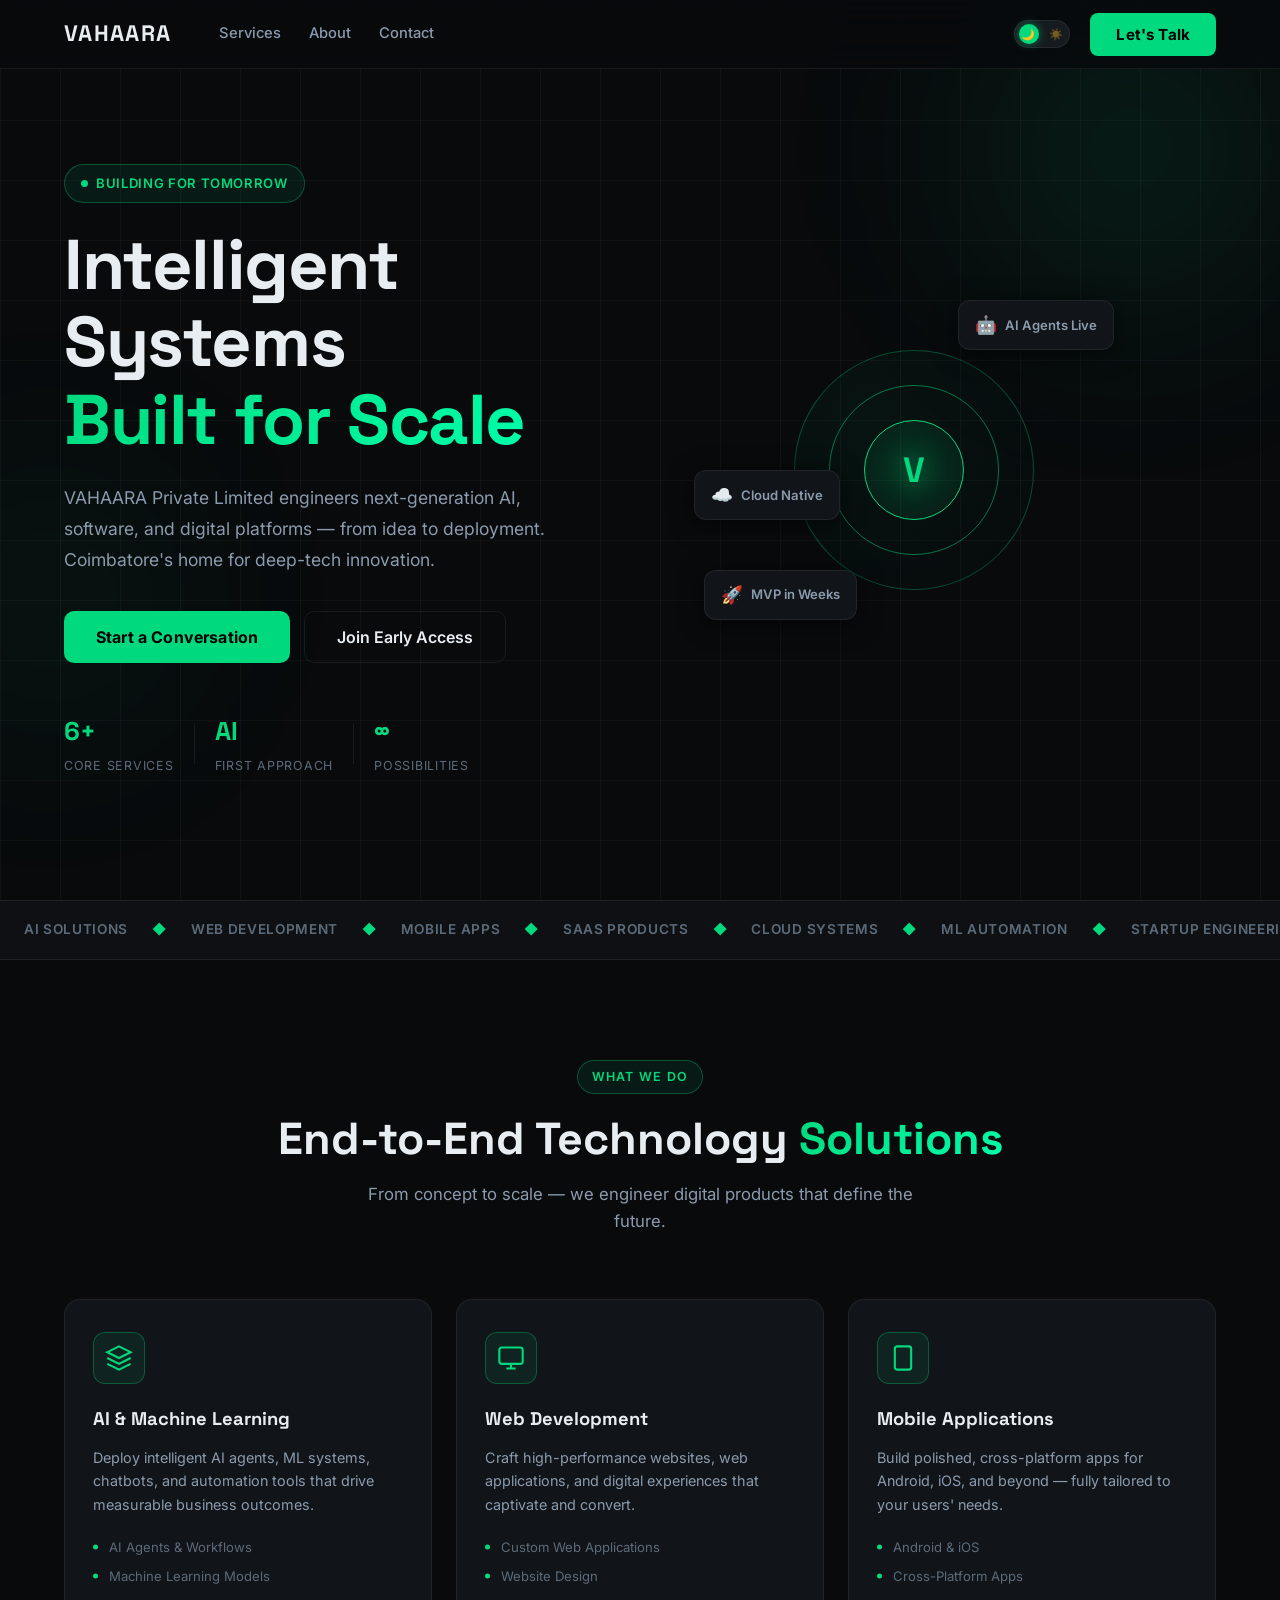
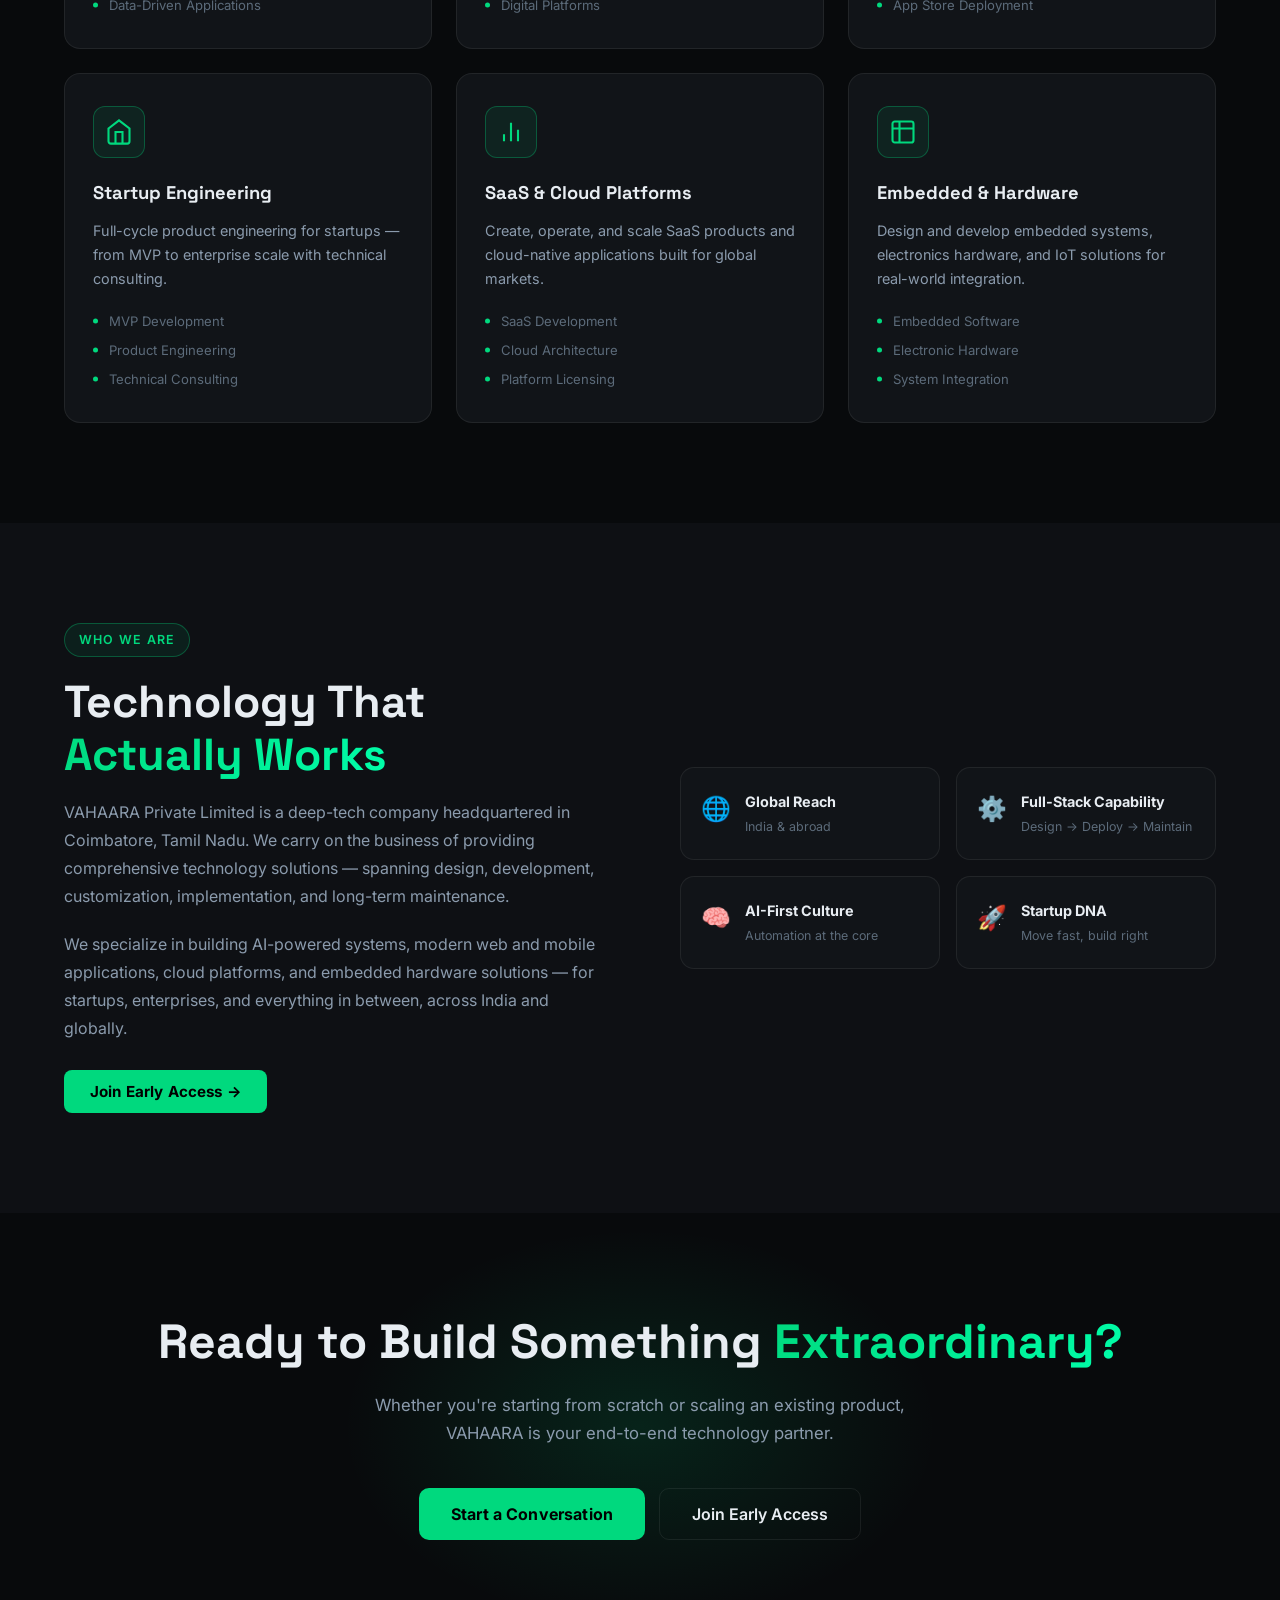
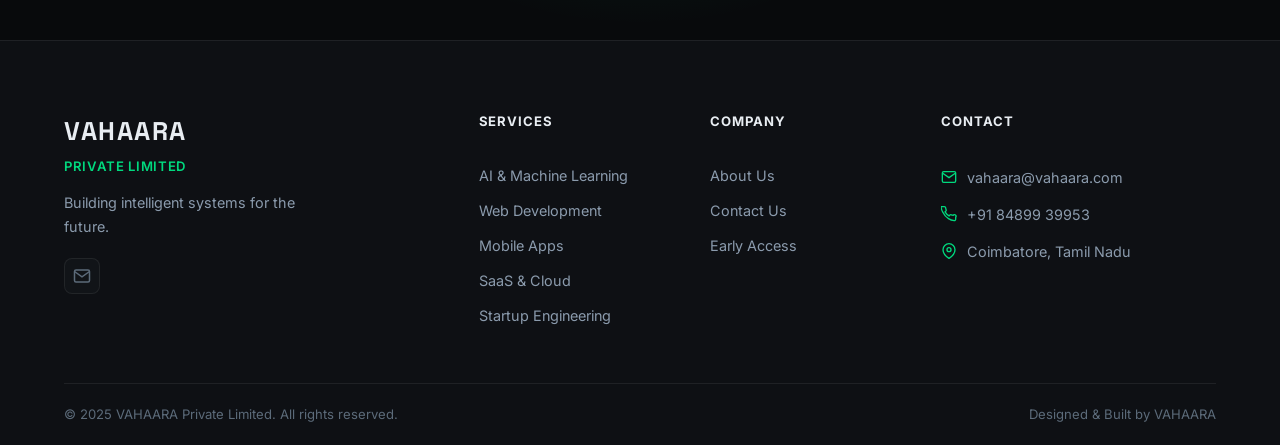
<file: AG/index.html>
<!DOCTYPE html>
<html lang="en" data-theme="dark">
<head>
  <meta charset="UTF-8" />
  <meta name="viewport" content="width=device-width, initial-scale=1.0" />
  <title>VAHAARA – Building Intelligent Systems for the Future</title>
  <meta name="description" content="VAHAARA Private Limited – End-to-end technology solutions: AI, web, mobile, SaaS, startup engineering. Based in Coimbatore, Tamil Nadu." />
  <link rel="preconnect" href="https://fonts.googleapis.com" />
  <link rel="preconnect" href="https://fonts.gstatic.com" crossorigin />
  <link href="https://fonts.googleapis.com/css2?family=Inter:wght@300;400;500;600;700;800;900&family=Space+Grotesk:wght@400;500;600;700&display=swap" rel="stylesheet" />
  <link rel="stylesheet" href="styles.css" />
</head>
<body>

  <!-- ═══════════════ NAVBAR ═══════════════ -->
  <nav class="navbar" id="navbar">
    <div class="nav-container">
      <a href="#" class="nav-logo">VAHAARA</a>
      <div class="nav-links">
        <a href="#services">Services</a>
        <a href="#about">About</a>
        <a href="#contact">Contact</a>
      </div>
      <div class="nav-actions">
        <!-- Theme Toggle -->
        <button class="theme-toggle" id="themeToggle" aria-label="Toggle theme">
          <span class="toggle-track">
            <span class="toggle-thumb"></span>
            <span class="icon-sun">☀️</span>
            <span class="icon-moon">🌙</span>
          </span>
        </button>
        <button class="btn-primary" id="navCtaBtn" onclick="openModal('conversationModal')">Let's Talk</button>
      </div>
      <button class="hamburger" id="hamburger" aria-label="Toggle menu">
        <span></span><span></span><span></span>
      </button>
    </div>
    <!-- Mobile Menu -->
    <div class="mobile-menu" id="mobileMenu">
      <a href="#services" onclick="closeMobileMenu()">Services</a>
      <a href="#about" onclick="closeMobileMenu()">About</a>
      <a href="#contact" onclick="closeMobileMenu()">Contact</a>
      <button class="btn-primary" onclick="openModal('conversationModal'); closeMobileMenu()">Let's Talk</button>
    </div>
  </nav>

  <!-- ═══════════════ HERO ═══════════════ -->
  <section class="hero" id="home">
    <div class="hero-bg-grid"></div>
    <div class="hero-glow glow-1"></div>
    <div class="hero-glow glow-2"></div>
    <div class="hero-content">
      <div class="hero-badge">
        <span class="badge-dot"></span>
        Building for Tomorrow
      </div>
      <h1 class="hero-title">
        Intelligent Systems<br />
        <span class="gradient-text">Built for Scale</span>
      </h1>
      <p class="hero-sub">
        VAHAARA Private Limited engineers next-generation AI, software, and digital platforms — from idea to deployment. Coimbatore's home for deep-tech innovation.
      </p>
      <div class="hero-actions">
        <button class="btn-primary btn-lg" onclick="openModal('conversationModal')">Start a Conversation</button>
        <button class="btn-outline btn-lg" onclick="openModal('earlyAccessModal')">Join Early Access</button>
      </div>
      <div class="hero-stats">
        <div class="stat-item">
          <span class="stat-num">6+</span>
          <span class="stat-label">Core Services</span>
        </div>
        <div class="stat-divider"></div>
        <div class="stat-item">
          <span class="stat-num">AI</span>
          <span class="stat-label">First Approach</span>
        </div>
        <div class="stat-divider"></div>
        <div class="stat-item">
          <span class="stat-num">∞</span>
          <span class="stat-label">Possibilities</span>
        </div>
      </div>
    </div>
    <div class="hero-visual">
      <div class="orb-container">
        <div class="orb orb-outer"></div>
        <div class="orb orb-mid"></div>
        <div class="orb orb-inner"></div>
        <div class="orb-text">V</div>
      </div>
      <div class="floating-card card-1">
        <span class="fc-icon">🤖</span>
        <span>AI Agents Live</span>
      </div>
      <div class="floating-card card-2">
        <span class="fc-icon">🚀</span>
        <span>MVP in Weeks</span>
      </div>
      <div class="floating-card card-3">
        <span class="fc-icon">☁️</span>
        <span>Cloud Native</span>
      </div>
    </div>
  </section>

  <!-- ═══════════════ MARQUEE ═══════════════ -->
  <div class="marquee-section">
    <div class="marquee-track">
      <span>AI Solutions</span><span class="dot">◆</span>
      <span>Web Development</span><span class="dot">◆</span>
      <span>Mobile Apps</span><span class="dot">◆</span>
      <span>SaaS Products</span><span class="dot">◆</span>
      <span>Cloud Systems</span><span class="dot">◆</span>
      <span>ML Automation</span><span class="dot">◆</span>
      <span>Startup Engineering</span><span class="dot">◆</span>
      <span>Embedded Systems</span><span class="dot">◆</span>
      <!-- Duplicate for infinite scroll -->
      <span>AI Solutions</span><span class="dot">◆</span>
      <span>Web Development</span><span class="dot">◆</span>
      <span>Mobile Apps</span><span class="dot">◆</span>
      <span>SaaS Products</span><span class="dot">◆</span>
      <span>Cloud Systems</span><span class="dot">◆</span>
      <span>ML Automation</span><span class="dot">◆</span>
      <span>Startup Engineering</span><span class="dot">◆</span>
      <span>Embedded Systems</span><span class="dot">◆</span>
    </div>
  </div>

  <!-- ═══════════════ SERVICES ═══════════════ -->
  <section class="services" id="services">
    <div class="section-container">
      <div class="section-header">
        <span class="section-tag">What We Do</span>
        <h2 class="section-title">End-to-End Technology <span class="gradient-text">Solutions</span></h2>
        <p class="section-desc">From concept to scale — we engineer digital products that define the future.</p>
      </div>
      <div class="services-grid">

        <div class="service-card" data-delay="0">
          <div class="service-icon">
            <svg width="28" height="28" viewBox="0 0 24 24" fill="none" stroke="currentColor" stroke-width="1.8"><path d="M12 2L2 7l10 5 10-5-10-5z"/><path d="M2 17l10 5 10-5"/><path d="M2 12l10 5 10-5"/></svg>
          </div>
          <h3>AI & Machine Learning</h3>
          <p>Deploy intelligent AI agents, ML systems, chatbots, and automation tools that drive measurable business outcomes.</p>
          <ul class="service-features">
            <li>AI Agents & Workflows</li>
            <li>Machine Learning Models</li>
            <li>Data-Driven Applications</li>
          </ul>
        </div>

        <div class="service-card" data-delay="100">
          <div class="service-icon">
            <svg width="28" height="28" viewBox="0 0 24 24" fill="none" stroke="currentColor" stroke-width="1.8"><rect x="2" y="3" width="20" height="14" rx="2"/><path d="M8 21h8M12 17v4"/></svg>
          </div>
          <h3>Web Development</h3>
          <p>Craft high-performance websites, web applications, and digital experiences that captivate and convert.</p>
          <ul class="service-features">
            <li>Custom Web Applications</li>
            <li>Website Design</li>
            <li>Digital Platforms</li>
          </ul>
        </div>

        <div class="service-card" data-delay="200">
          <div class="service-icon">
            <svg width="28" height="28" viewBox="0 0 24 24" fill="none" stroke="currentColor" stroke-width="1.8"><rect x="5" y="2" width="14" height="20" rx="2"/><path d="M12 18h.01"/></svg>
          </div>
          <h3>Mobile Applications</h3>
          <p>Build polished, cross-platform apps for Android, iOS, and beyond — fully tailored to your users' needs.</p>
          <ul class="service-features">
            <li>Android & iOS</li>
            <li>Cross-Platform Apps</li>
            <li>App Store Deployment</li>
          </ul>
        </div>

        <div class="service-card" data-delay="0">
          <div class="service-icon">
            <svg width="28" height="28" viewBox="0 0 24 24" fill="none" stroke="currentColor" stroke-width="1.8"><path d="M3 9l9-7 9 7v11a2 2 0 01-2 2H5a2 2 0 01-2-2z"/><polyline points="9 22 9 12 15 12 15 22"/></svg>
          </div>
          <h3>Startup Engineering</h3>
          <p>Full-cycle product engineering for startups — from MVP to enterprise scale with technical consulting.</p>
          <ul class="service-features">
            <li>MVP Development</li>
            <li>Product Engineering</li>
            <li>Technical Consulting</li>
          </ul>
        </div>

        <div class="service-card" data-delay="100">
          <div class="service-icon">
            <svg width="28" height="28" viewBox="0 0 24 24" fill="none" stroke="currentColor" stroke-width="1.8"><path d="M18 20V10M12 20V4M6 20v-6"/></svg>
          </div>
          <h3>SaaS & Cloud Platforms</h3>
          <p>Create, operate, and scale SaaS products and cloud-native applications built for global markets.</p>
          <ul class="service-features">
            <li>SaaS Development</li>
            <li>Cloud Architecture</li>
            <li>Platform Licensing</li>
          </ul>
        </div>

        <div class="service-card" data-delay="200">
          <div class="service-icon">
            <svg width="28" height="28" viewBox="0 0 24 24" fill="none" stroke="currentColor" stroke-width="1.8"><path d="M9 3H5a2 2 0 00-2 2v4m6-6h10a2 2 0 012 2v4M9 3v18m0 0h10a2 2 0 002-2V9M9 21H5a2 2 0 01-2-2V9m0 0h18"/></svg>
          </div>
          <h3>Embedded & Hardware</h3>
          <p>Design and develop embedded systems, electronics hardware, and IoT solutions for real-world integration.</p>
          <ul class="service-features">
            <li>Embedded Software</li>
            <li>Electronic Hardware</li>
            <li>System Integration</li>
          </ul>
        </div>

      </div>
    </div>
  </section>

  <!-- ═══════════════ ABOUT ═══════════════ -->
  <section class="about" id="about">
    <div class="section-container">
      <div class="about-grid">
        <div class="about-left">
          <span class="section-tag">Who We Are</span>
          <h2 class="section-title">Technology That <span class="gradient-text">Actually Works</span></h2>
          <p class="about-desc">
            VAHAARA Private Limited is a deep-tech company headquartered in Coimbatore, Tamil Nadu. We carry on the business of providing comprehensive technology solutions — spanning design, development, customization, implementation, and long-term maintenance.
          </p>
          <p class="about-desc">
            We specialize in building AI-powered systems, modern web and mobile applications, cloud platforms, and embedded hardware solutions — for startups, enterprises, and everything in between, across India and globally.
          </p>
          <button class="btn-primary" onclick="openModal('earlyAccessModal')">Join Early Access →</button>
        </div>
        <div class="about-right">
          <div class="about-card-stack">
            <div class="about-card ac-1">
              <div class="ac-icon">🌐</div>
              <div>
                <div class="ac-title">Global Reach</div>
                <div class="ac-sub">India & abroad</div>
              </div>
            </div>
            <div class="about-card ac-2">
              <div class="ac-icon">⚙️</div>
              <div>
                <div class="ac-title">Full-Stack Capability</div>
                <div class="ac-sub">Design → Deploy → Maintain</div>
              </div>
            </div>
            <div class="about-card ac-3">
              <div class="ac-icon">🧠</div>
              <div>
                <div class="ac-title">AI-First Culture</div>
                <div class="ac-sub">Automation at the core</div>
              </div>
            </div>
            <div class="about-card ac-4">
              <div class="ac-icon">🚀</div>
              <div>
                <div class="ac-title">Startup DNA</div>
                <div class="ac-sub">Move fast, build right</div>
              </div>
            </div>
          </div>
        </div>
      </div>
    </div>
  </section>

  <!-- ═══════════════ CTA BANNER ═══════════════ -->
  <section class="cta-banner">
    <div class="cta-glow"></div>
    <div class="section-container">
      <h2 class="cta-title">Ready to Build Something <span class="gradient-text">Extraordinary?</span></h2>
      <p class="cta-sub">Whether you're starting from scratch or scaling an existing product, VAHAARA is your end-to-end technology partner.</p>
      <div class="cta-actions">
        <button class="btn-primary btn-lg" onclick="openModal('conversationModal')">Start a Conversation</button>
        <button class="btn-outline btn-lg" onclick="openModal('earlyAccessModal')">Join Early Access</button>
      </div>
    </div>
  </section>

  <!-- ═══════════════ CONTACT / FOOTER ═══════════════ -->
  <footer class="footer" id="contact">
    <div class="section-container">
      <div class="footer-top">
        <div class="footer-brand">
          <div class="footer-logo">VAHAARA</div>
          <div class="footer-tagline">Private Limited</div>
          <p class="footer-brand-desc">Building intelligent systems for the future.</p>
          <div class="footer-social">
            <a href="mailto:vahaara@vahaara.com" class="social-link" aria-label="Email">
              <svg width="18" height="18" viewBox="0 0 24 24" fill="none" stroke="currentColor" stroke-width="2"><path d="M4 4h16c1.1 0 2 .9 2 2v12c0 1.1-.9 2-2 2H4c-1.1 0-2-.9-2-2V6c0-1.1.9-2 2-2z"/><polyline points="22,6 12,13 2,6"/></svg>
            </a>
          </div>
        </div>
        <div class="footer-links-col">
          <h4>Services</h4>
          <a href="#services">AI & Machine Learning</a>
          <a href="#services">Web Development</a>
          <a href="#services">Mobile Apps</a>
          <a href="#services">SaaS & Cloud</a>
          <a href="#services">Startup Engineering</a>
        </div>
        <div class="footer-links-col">
          <h4>Company</h4>
          <a href="#about">About Us</a>
          <a href="#" onclick="openModal('conversationModal'); return false;">Contact Us</a>
          <a href="#" onclick="openModal('earlyAccessModal'); return false;">Early Access</a>
        </div>
        <div class="footer-contact-col">
          <h4>Contact</h4>
          <div class="contact-item">
            <svg width="16" height="16" viewBox="0 0 24 24" fill="none" stroke="currentColor" stroke-width="2"><path d="M4 4h16c1.1 0 2 .9 2 2v12c0 1.1-.9 2-2 2H4c-1.1 0-2-.9-2-2V6c0-1.1.9-2 2-2z"/><polyline points="22,6 12,13 2,6"/></svg>
            <a href="mailto:vahaara@vahaara.com">vahaara@vahaara.com</a>
          </div>
          <div class="contact-item">
            <svg width="16" height="16" viewBox="0 0 24 24" fill="none" stroke="currentColor" stroke-width="2"><path d="M22 16.92v3a2 2 0 01-2.18 2 19.79 19.79 0 01-8.63-3.07A19.5 19.5 0 013.07 9.81a19.79 19.79 0 01-3.07-8.68A2 2 0 012 1h3a2 2 0 012 1.72c.127.96.361 1.903.7 2.81a2 2 0 01-.45 2.11L6.09 8.91a16 16 0 006 6l1.27-1.27a2 2 0 012.11-.45c.907.339 1.85.573 2.81.7A2 2 0 0122 16.92z"/></svg>
            <a href="tel:+918489939953">+91 84899 39953</a>
          </div>
          <div class="contact-item">
            <svg width="16" height="16" viewBox="0 0 24 24" fill="none" stroke="currentColor" stroke-width="2"><path d="M21 10c0 7-9 13-9 13s-9-6-9-13a9 9 0 0118 0z"/><circle cx="12" cy="10" r="3"/></svg>
            <span>Coimbatore, Tamil Nadu</span>
          </div>
        </div>
      </div>
      <div class="footer-bottom">
        <span>© 2025 VAHAARA Private Limited. All rights reserved.</span>
        <span class="footer-built">Designed & Built by VAHAARA</span>
      </div>
    </div>
  </footer>

  <!-- ═══════════════ MODAL: START A CONVERSATION ═══════════════ -->
  <div class="modal-overlay" id="conversationModal" onclick="closeModalOnOverlay(event, 'conversationModal')">
    <div class="modal-box">
      <button class="modal-close" onclick="closeModal('conversationModal')" aria-label="Close">✕</button>
      <h2 class="modal-title">Start a conversation</h2>
      <form class="modal-form" id="conversationForm" onsubmit="handleConversationSubmit(event)">
        <div class="form-group">
          <label for="conv-name">Name</label>
          <input type="text" id="conv-name" placeholder="Your name" required />
        </div>
        <div class="form-group">
          <label for="conv-email">Email</label>
          <input type="email" id="conv-email" placeholder="your.email@company.com" required />
        </div>
        <div class="form-group">
          <label for="conv-company">Company</label>
          <input type="text" id="conv-company" placeholder="Your company name" />
        </div>
        <div class="form-group">
          <label for="conv-message">Message</label>
          <textarea id="conv-message" rows="4" placeholder="Tell us about your project or inquiry..." required></textarea>
        </div>
        <button type="submit" class="btn-primary btn-full">Send message</button>
      </form>
    </div>
  </div>

  <!-- ═══════════════ MODAL: JOIN EARLY ACCESS ═══════════════ -->
  <div class="modal-overlay" id="earlyAccessModal" onclick="closeModalOnOverlay(event, 'earlyAccessModal')">
    <div class="modal-box">
      <button class="modal-close" onclick="closeModal('earlyAccessModal')" aria-label="Close">✕</button>
      <h2 class="modal-title">Join early access</h2>
      <form class="modal-form" id="earlyAccessForm" onsubmit="handleEarlyAccessSubmit(event)">
        <div class="form-group">
          <label for="ea-name">Name</label>
          <input type="text" id="ea-name" placeholder="Your name" required />
        </div>
        <div class="form-group">
          <label for="ea-email">Email</label>
          <input type="email" id="ea-email" placeholder="your.email@company.com" required />
        </div>
        <div class="form-group">
          <label for="ea-interest">What are you interested in?</label>
          <textarea id="ea-interest" rows="4" placeholder="Tell us what you're looking for..." required></textarea>
        </div>
        <button type="submit" class="btn-primary btn-full">Request access</button>
      </form>
    </div>
  </div>

  <!-- ═══════════════ TOAST ═══════════════ -->
  <div class="toast" id="toast"></div>

  <script src="script.js"></script>
</body>
</html>
</file>
<file: AG/styles.css>
/* ═══════════════════════════════════════════════
   VAHAARA — styles.css
   Theme: Dark (loki-green + black) / Light (loki-green + white)
   ═══════════════════════════════════════════════ */

/* ── Google Font & Reset ── */
*, *::before, *::after { box-sizing: border-box; margin: 0; padding: 0; }
html { scroll-behavior: smooth; }
body {
  font-family: 'Inter', sans-serif;
  transition: background-color 0.35s ease, color 0.35s ease;
  overflow-x: hidden;
  line-height: 1.6;
}

/* ══════════════════════════════════
   THEME VARIABLES
   ══════════════════════════════════ */
:root {
  --green:        #00D97E;
  --green-dim:    #00b366;
  --green-glow:   rgba(0, 217, 126, 0.25);
  --green-glow2:  rgba(0, 217, 126, 0.08);
  --green-text:   #00D97E;
}

[data-theme="dark"] {
  --bg:           #080A0C;
  --bg-2:         #0E1014;
  --bg-card:      #111418;
  --bg-card-2:    #161B20;
  --border:       rgba(255,255,255,0.07);
  --border-green: rgba(0, 217, 126, 0.3);
  --text:         #E8EDF2;
  --text-2:       #8B9BAD;
  --text-3:       #5C6B7A;
  --nav-bg:       rgba(8, 10, 12, 0.85);
  --modal-bg:     #111418;
  --input-bg:     #1A1F26;
  --input-border: rgba(255,255,255,0.1);
  --shadow:       0 4px 24px rgba(0,0,0,0.6);
  --shadow-green: 0 0 40px rgba(0,217,126,0.15);
}

[data-theme="light"] {
  --bg:           #FFFFFF;
  --bg-2:         #F4FAF7;
  --bg-card:      #FFFFFF;
  --bg-card-2:    #F0F9F5;
  --border:       rgba(0,0,0,0.08);
  --border-green: rgba(0,180,100,0.35);
  --text:         #0A1628;
  --text-2:       #3D5166;
  --text-3:       #7A8EA0;
  --nav-bg:       rgba(255,255,255,0.88);
  --modal-bg:     #FFFFFF;
  --input-bg:     #F4FAF7;
  --input-border: rgba(0,0,0,0.12);
  --shadow:       0 4px 24px rgba(0,0,0,0.1);
  --shadow-green: 0 0 40px rgba(0,180,100,0.1);
}

/* ══════════════════════════════════
   UTILITY
   ══════════════════════════════════ */
.gradient-text {
  background: linear-gradient(135deg, var(--green) 0%, #00FFAA 100%);
  -webkit-background-clip: text;
  -webkit-text-fill-color: transparent;
  background-clip: text;
}

.section-container {
  max-width: 1200px;
  margin: 0 auto;
  padding: 0 24px;
}

.section-tag {
  display: inline-block;
  font-size: 0.78rem;
  font-weight: 600;
  letter-spacing: 0.1em;
  text-transform: uppercase;
  color: var(--green);
  background: var(--green-glow2);
  border: 1px solid var(--border-green);
  padding: 6px 14px;
  border-radius: 100px;
  margin-bottom: 18px;
}

.section-title {
  font-family: 'Space Grotesk', sans-serif;
  font-size: clamp(2rem, 4vw, 2.8rem);
  font-weight: 700;
  color: var(--text);
  line-height: 1.2;
  margin-bottom: 16px;
}

.section-desc {
  font-size: 1.05rem;
  color: var(--text-2);
  max-width: 560px;
}

/* ══════════════════════════════════
   BUTTONS
   ══════════════════════════════════ */
.btn-primary {
  background: var(--green);
  color: #000;
  border: none;
  padding: 12px 26px;
  border-radius: 8px;
  font-weight: 700;
  font-size: 0.95rem;
  cursor: pointer;
  transition: transform 0.2s, box-shadow 0.2s, background 0.2s;
  font-family: 'Inter', sans-serif;
  letter-spacing: 0.01em;
}
.btn-primary:hover {
  background: #00FFAA;
  transform: translateY(-2px);
  box-shadow: 0 6px 24px rgba(0,217,126,0.4);
}
.btn-primary:active { transform: translateY(0); }

.btn-outline {
  background: transparent;
  color: var(--text);
  border: 1.5px solid var(--border);
  padding: 12px 26px;
  border-radius: 8px;
  font-weight: 600;
  font-size: 0.95rem;
  cursor: pointer;
  transition: border-color 0.2s, color 0.2s, background 0.2s, transform 0.2s;
  font-family: 'Inter', sans-serif;
}
.btn-outline:hover {
  border-color: var(--green);
  color: var(--green);
  background: var(--green-glow2);
  transform: translateY(-2px);
}

.btn-lg { padding: 15px 32px; font-size: 1rem; border-radius: 10px; }
.btn-full { width: 100%; text-align: center; padding: 14px; font-size: 1rem; border-radius: 10px; }

/* ══════════════════════════════════
   NAVBAR
   ══════════════════════════════════ */
.navbar {
  position: fixed;
  top: 0; left: 0; right: 0;
  z-index: 1000;
  background: var(--nav-bg);
  backdrop-filter: blur(18px);
  -webkit-backdrop-filter: blur(18px);
  border-bottom: 1px solid var(--border);
  transition: background 0.35s, border-color 0.35s;
}
.nav-container {
  max-width: 1200px;
  margin: 0 auto;
  padding: 0 24px;
  height: 68px;
  display: flex;
  align-items: center;
  gap: 32px;
}
.nav-logo {
  font-family: 'Space Grotesk', sans-serif;
  font-size: 1.4rem;
  font-weight: 800;
  color: var(--text);
  text-decoration: none;
  letter-spacing: 0.06em;
  flex-shrink: 0;
}
.nav-logo:hover { color: var(--green); }

.nav-links {
  display: flex;
  gap: 28px;
  margin-left: 16px;
}
.nav-links a {
  color: var(--text-2);
  text-decoration: none;
  font-size: 0.92rem;
  font-weight: 500;
  transition: color 0.2s;
}
.nav-links a:hover { color: var(--green); }

.nav-actions {
  margin-left: auto;
  display: flex;
  align-items: center;
  gap: 16px;
}

/* Theme Toggle */
.theme-toggle {
  background: none;
  border: none;
  cursor: pointer;
  padding: 4px;
  display: flex;
  align-items: center;
}
.toggle-track {
  width: 56px;
  height: 28px;
  background: var(--bg-card-2);
  border: 1px solid var(--border);
  border-radius: 100px;
  position: relative;
  display: flex;
  align-items: center;
  transition: background 0.3s;
}
.toggle-thumb {
  position: absolute;
  width: 20px; height: 20px;
  background: var(--green);
  border-radius: 50%;
  left: 4px;
  transition: transform 0.3s cubic-bezier(0.4, 0, 0.2, 1), background 0.3s;
  box-shadow: 0 0 8px rgba(0,217,126,0.5);
}
[data-theme="light"] .toggle-thumb { transform: translateX(28px); }

.icon-sun, .icon-moon {
  position: absolute;
  font-size: 11px;
  transition: opacity 0.3s;
}
.icon-sun  { right: 6px;  }
.icon-moon { left:  6px;  }
[data-theme="dark"]  .icon-sun  { opacity: 0.4; }
[data-theme="dark"]  .icon-moon { opacity: 1;   }
[data-theme="light"] .icon-sun  { opacity: 1;   }
[data-theme="light"] .icon-moon { opacity: 0.4; }

/* Hamburger */
.hamburger {
  display: none;
  flex-direction: column;
  gap: 5px;
  background: none;
  border: none;
  cursor: pointer;
  padding: 4px;
  margin-left: auto;
}
.hamburger span {
  display: block;
  width: 22px; height: 2px;
  background: var(--text);
  border-radius: 2px;
  transition: all 0.3s;
}
.hamburger.open span:nth-child(1) { transform: translateY(7px) rotate(45deg); }
.hamburger.open span:nth-child(2) { opacity: 0; }
.hamburger.open span:nth-child(3) { transform: translateY(-7px) rotate(-45deg); }

/* Mobile Menu */
.mobile-menu {
  display: none;
  flex-direction: column;
  gap: 4px;
  padding: 12px 24px 20px;
  border-top: 1px solid var(--border);
}
.mobile-menu.open { display: flex; }
.mobile-menu a {
  color: var(--text-2);
  text-decoration: none;
  font-size: 1rem;
  font-weight: 500;
  padding: 10px 0;
  border-bottom: 1px solid var(--border);
  transition: color 0.2s;
}
.mobile-menu a:hover { color: var(--green); }
.mobile-menu .btn-primary { margin-top: 12px; text-align: center; }

/* ══════════════════════════════════
   HERO
   ══════════════════════════════════ */
.hero {
  min-height: 100vh;
  display: flex;
  align-items: center;
  padding: 120px 24px 80px;
  max-width: 1200px;
  margin: 0 auto;
  position: relative;
  gap: 60px;
}

.hero-bg-grid {
  position: fixed;
  inset: 0;
  background-image:
    linear-gradient(var(--border) 1px, transparent 1px),
    linear-gradient(90deg, var(--border) 1px, transparent 1px);
  background-size: 60px 60px;
  pointer-events: none;
  z-index: -1;
  opacity: 0.5;
}

[data-theme="light"] .hero-bg-grid { opacity: 0.3; }

body { background-color: var(--bg); }

.hero-glow {
  position: fixed;
  border-radius: 50%;
  filter: blur(80px);
  pointer-events: none;
  z-index: -1;
}
.glow-1 {
  width: 500px; height: 500px;
  background: radial-gradient(circle, rgba(0,217,126,0.12) 0%, transparent 70%);
  top: -100px; right: -100px;
}
.glow-2 {
  width: 400px; height: 400px;
  background: radial-gradient(circle, rgba(0,217,126,0.08) 0%, transparent 70%);
  bottom: 100px; left: -150px;
}

.hero-content {
  flex: 1;
  max-width: 600px;
}

.hero-badge {
  display: inline-flex;
  align-items: center;
  gap: 8px;
  font-size: 0.82rem;
  font-weight: 600;
  color: var(--green);
  background: var(--green-glow2);
  border: 1px solid var(--border-green);
  padding: 8px 16px;
  border-radius: 100px;
  margin-bottom: 24px;
  letter-spacing: 0.05em;
  text-transform: uppercase;
}
.badge-dot {
  width: 7px; height: 7px;
  background: var(--green);
  border-radius: 50%;
  animation: pulse 2s infinite;
}
@keyframes pulse {
  0%, 100% { opacity: 1; transform: scale(1); }
  50%       { opacity: 0.6; transform: scale(1.3); }
}

.hero-title {
  font-family: 'Space Grotesk', sans-serif;
  font-size: clamp(2.8rem, 6vw, 4.4rem);
  font-weight: 800;
  color: var(--text);
  line-height: 1.1;
  margin-bottom: 24px;
  letter-spacing: -0.02em;
}

.hero-sub {
  font-size: 1.1rem;
  color: var(--text-2);
  line-height: 1.75;
  margin-bottom: 36px;
  max-width: 520px;
}

.hero-actions {
  display: flex;
  gap: 14px;
  flex-wrap: wrap;
  margin-bottom: 48px;
}

.hero-stats {
  display: flex;
  align-items: center;
  gap: 20px;
}
.stat-item { display: flex; flex-direction: column; gap: 4px; }
.stat-num {
  font-family: 'Space Grotesk', sans-serif;
  font-size: 1.6rem;
  font-weight: 700;
  color: var(--green);
}
.stat-label { font-size: 0.78rem; color: var(--text-3); text-transform: uppercase; letter-spacing: 0.06em; }
.stat-divider { width: 1px; height: 40px; background: var(--border); }

/* Hero Visual — Orb */
.hero-visual {
  flex: 0 0 auto;
  position: relative;
  width: 380px;
  height: 380px;
  display: flex;
  align-items: center;
  justify-content: center;
}

.orb-container {
  position: relative;
  width: 240px; height: 240px;
  display: flex;
  align-items: center;
  justify-content: center;
}
.orb {
  position: absolute;
  border-radius: 50%;
  border: 1px solid var(--border-green);
  animation: spin linear infinite;
}
.orb-outer {
  width: 240px; height: 240px;
  animation-duration: 12s;
  background: radial-gradient(circle at 30% 30%, rgba(0,217,126,0.05), transparent);
}
.orb-mid {
  width: 170px; height: 170px;
  animation-duration: 8s;
  animation-direction: reverse;
  border-color: rgba(0,217,126,0.5);
}
.orb-inner {
  width: 100px; height: 100px;
  animation-duration: 5s;
  background: radial-gradient(circle, rgba(0,217,126,0.2), rgba(0,217,126,0.03));
  border-color: var(--green);
}
.orb-text {
  font-family: 'Space Grotesk', sans-serif;
  font-size: 2.2rem;
  font-weight: 800;
  color: var(--green);
  position: relative;
  z-index: 1;
  text-shadow: 0 0 24px rgba(0,217,126,0.5);
}
@keyframes spin {
  from { transform: rotate(0deg); }
  to   { transform: rotate(360deg); }
}

/* Floating Cards */
.floating-card {
  position: absolute;
  background: var(--bg-card);
  border: 1px solid var(--border);
  border-radius: 12px;
  padding: 10px 16px;
  display: flex;
  align-items: center;
  gap: 8px;
  font-size: 0.82rem;
  font-weight: 600;
  color: var(--text-2);
  box-shadow: var(--shadow);
  white-space: nowrap;
  animation: float ease-in-out infinite;
}
.floating-card .fc-icon { font-size: 1.1rem; }
.card-1 { top: 20px;  right: -10px; animation-duration: 3.2s; animation-delay: 0s;    }
.card-2 { bottom: 40px; left: -20px;  animation-duration: 2.8s; animation-delay: 0.8s; }
.card-3 { top: 50%;  left: -30px;  animation-duration: 3.6s; animation-delay: 1.4s; }

@keyframes float {
  0%, 100% { transform: translateY(0);    }
  50%       { transform: translateY(-10px); }
}

/* ══════════════════════════════════
   MARQUEE
   ══════════════════════════════════ */
.marquee-section {
  background: var(--bg-2);
  border-top: 1px solid var(--border);
  border-bottom: 1px solid var(--border);
  overflow: hidden;
  padding: 18px 0;
}
.marquee-track {
  display: flex;
  gap: 0;
  white-space: nowrap;
  animation: marquee 28s linear infinite;
  width: max-content;
}
.marquee-track span {
  font-size: 0.85rem;
  font-weight: 600;
  letter-spacing: 0.05em;
  text-transform: uppercase;
  color: var(--text-3);
  padding: 0 24px;
}
.marquee-track .dot { color: var(--green); padding: 0 0; }
@keyframes marquee {
  from { transform: translateX(0); }
  to   { transform: translateX(-50%); }
}
.marquee-section:hover .marquee-track { animation-play-state: paused; }

/* ══════════════════════════════════
   SERVICES
   ══════════════════════════════════ */
.services {
  padding: 100px 0;
  background: var(--bg);
}
.section-header {
  text-align: center;
  margin-bottom: 64px;
}
.section-header .section-desc { margin: 0 auto; }

.services-grid {
  display: grid;
  grid-template-columns: repeat(3, 1fr);
  gap: 24px;
}

.service-card {
  background: var(--bg-card);
  border: 1px solid var(--border);
  border-radius: 16px;
  padding: 32px 28px;
  transition: border-color 0.3s, transform 0.3s, box-shadow 0.3s;
  cursor: default;
  position: relative;
  overflow: hidden;
}
.service-card::before {
  content: '';
  position: absolute;
  inset: 0;
  background: linear-gradient(135deg, var(--green-glow2) 0%, transparent 60%);
  opacity: 0;
  transition: opacity 0.3s;
}
.service-card:hover {
  border-color: var(--border-green);
  transform: translateY(-6px);
  box-shadow: var(--shadow), var(--shadow-green);
}
.service-card:hover::before { opacity: 1; }

.service-icon {
  width: 52px; height: 52px;
  background: var(--green-glow2);
  border: 1px solid var(--border-green);
  border-radius: 12px;
  display: flex;
  align-items: center;
  justify-content: center;
  color: var(--green);
  margin-bottom: 20px;
}
.service-card h3 {
  font-family: 'Space Grotesk', sans-serif;
  font-size: 1.15rem;
  font-weight: 700;
  color: var(--text);
  margin-bottom: 12px;
}
.service-card p {
  font-size: 0.9rem;
  color: var(--text-2);
  line-height: 1.65;
  margin-bottom: 20px;
}
.service-features {
  list-style: none;
  display: flex;
  flex-direction: column;
  gap: 8px;
}
.service-features li {
  font-size: 0.82rem;
  color: var(--text-3);
  padding-left: 16px;
  position: relative;
}
.service-features li::before {
  content: '';
  position: absolute;
  left: 0; top: 50%;
  transform: translateY(-50%);
  width: 5px; height: 5px;
  background: var(--green);
  border-radius: 50%;
}

/* ══════════════════════════════════
   ABOUT
   ══════════════════════════════════ */
.about {
  padding: 100px 0;
  background: var(--bg-2);
}
.about-grid {
  display: grid;
  grid-template-columns: 1fr 1fr;
  gap: 80px;
  align-items: center;
}
.about-desc {
  font-size: 1rem;
  color: var(--text-2);
  line-height: 1.75;
  margin-bottom: 20px;
}
.about-left .btn-primary { margin-top: 8px; }

.about-card-stack {
  display: grid;
  grid-template-columns: 1fr 1fr;
  gap: 16px;
}
.about-card {
  background: var(--bg-card);
  border: 1px solid var(--border);
  border-radius: 14px;
  padding: 22px 20px;
  display: flex;
  align-items: flex-start;
  gap: 14px;
  transition: border-color 0.3s, transform 0.3s;
}
.about-card:hover {
  border-color: var(--border-green);
  transform: translateY(-4px);
}
.ac-icon { font-size: 1.5rem; flex-shrink: 0; }
.ac-title { font-size: 0.9rem; font-weight: 700; color: var(--text); margin-bottom: 4px; }
.ac-sub   { font-size: 0.78rem; color: var(--text-3); }

/* ══════════════════════════════════
   CTA BANNER
   ══════════════════════════════════ */
.cta-banner {
  padding: 100px 24px;
  text-align: center;
  background: var(--bg);
  position: relative;
  overflow: hidden;
}
.cta-glow {
  position: absolute;
  width: 600px; height: 400px;
  background: radial-gradient(ellipse, rgba(0,217,126,0.12) 0%, transparent 70%);
  top: 50%; left: 50%;
  transform: translate(-50%, -50%);
  pointer-events: none;
}
.cta-title {
  font-family: 'Space Grotesk', sans-serif;
  font-size: clamp(2rem, 4vw, 3rem);
  font-weight: 800;
  color: var(--text);
  margin-bottom: 20px;
  line-height: 1.2;
  position: relative;
}
.cta-sub {
  font-size: 1.05rem;
  color: var(--text-2);
  max-width: 540px;
  margin: 0 auto 40px;
  line-height: 1.7;
  position: relative;
}
.cta-actions {
  display: flex;
  gap: 14px;
  justify-content: center;
  flex-wrap: wrap;
  position: relative;
}

/* ══════════════════════════════════
   FOOTER
   ══════════════════════════════════ */
.footer {
  background: var(--bg-2);
  border-top: 1px solid var(--border);
  padding: 70px 0 0;
}
.footer-top {
  display: grid;
  grid-template-columns: 2fr 1fr 1fr 1.5fr;
  gap: 48px;
  padding-bottom: 56px;
}
.footer-logo {
  font-family: 'Space Grotesk', sans-serif;
  font-size: 1.6rem;
  font-weight: 800;
  color: var(--text);
  letter-spacing: 0.06em;
  margin-bottom: 4px;
}
.footer-tagline {
  font-size: 0.82rem;
  color: var(--green);
  font-weight: 600;
  letter-spacing: 0.05em;
  text-transform: uppercase;
  margin-bottom: 14px;
}
.footer-brand-desc {
  font-size: 0.9rem;
  color: var(--text-2);
  line-height: 1.65;
  margin-bottom: 20px;
  max-width: 260px;
}
.footer-social { display: flex; gap: 12px; }
.social-link {
  width: 36px; height: 36px;
  background: var(--bg-card);
  border: 1px solid var(--border);
  border-radius: 8px;
  display: flex;
  align-items: center;
  justify-content: center;
  color: var(--text-3);
  text-decoration: none;
  transition: border-color 0.2s, color 0.2s;
}
.social-link:hover { border-color: var(--green); color: var(--green); }

.footer-links-col h4,
.footer-contact-col h4 {
  font-size: 0.82rem;
  font-weight: 700;
  color: var(--text);
  letter-spacing: 0.07em;
  text-transform: uppercase;
  margin-bottom: 20px;
}
.footer-links-col {
  display: flex;
  flex-direction: column;
  gap: 12px;
}
.footer-links-col a {
  font-size: 0.9rem;
  color: var(--text-2);
  text-decoration: none;
  transition: color 0.2s;
}
.footer-links-col a:hover { color: var(--green); }

.footer-contact-col { display: flex; flex-direction: column; gap: 14px; }
.contact-item {
  display: flex;
  align-items: center;
  gap: 10px;
  color: var(--text-2);
}
.contact-item svg { color: var(--green); flex-shrink: 0; }
.contact-item a {
  color: var(--text-2);
  text-decoration: none;
  font-size: 0.9rem;
  transition: color 0.2s;
}
.contact-item a:hover { color: var(--green); }
.contact-item span { font-size: 0.9rem; }

.footer-bottom {
  border-top: 1px solid var(--border);
  padding: 20px 0;
  display: flex;
  justify-content: space-between;
  align-items: center;
  font-size: 0.82rem;
  color: var(--text-3);
}

/* ══════════════════════════════════
   MODALS
   ══════════════════════════════════ */
.modal-overlay {
  position: fixed;
  inset: 0;
  background: rgba(0,0,0,0.7);
  backdrop-filter: blur(6px);
  z-index: 2000;
  display: flex;
  align-items: center;
  justify-content: center;
  padding: 24px;
  opacity: 0;
  pointer-events: none;
  transition: opacity 0.25s;
}
.modal-overlay.open {
  opacity: 1;
  pointer-events: all;
}

.modal-box {
  background: var(--modal-bg);
  border: 1px solid var(--border);
  border-radius: 20px;
  padding: 40px;
  width: 100%;
  max-width: 520px;
  position: relative;
  transform: translateY(16px) scale(0.97);
  transition: transform 0.3s cubic-bezier(0.34,1.56,0.64,1);
  box-shadow: var(--shadow), 0 0 60px rgba(0,0,0,0.4);
}
.modal-overlay.open .modal-box {
  transform: translateY(0) scale(1);
}

.modal-close {
  position: absolute;
  top: 16px; right: 18px;
  background: var(--bg-card-2);
  border: 1px solid var(--border);
  color: var(--text-2);
  width: 32px; height: 32px;
  border-radius: 8px;
  cursor: pointer;
  font-size: 0.85rem;
  display: flex;
  align-items: center;
  justify-content: center;
  transition: color 0.2s, border-color 0.2s;
}
.modal-close:hover { color: var(--green); border-color: var(--border-green); }

.modal-title {
  font-family: 'Space Grotesk', sans-serif;
  font-size: 1.5rem;
  font-weight: 700;
  color: var(--text);
  margin-bottom: 28px;
}

.modal-form { display: flex; flex-direction: column; gap: 18px; }

.form-group { display: flex; flex-direction: column; gap: 8px; }
.form-group label {
  font-size: 0.85rem;
  font-weight: 600;
  color: var(--text);
}
.form-group input,
.form-group textarea {
  background: var(--input-bg);
  border: 1.5px solid var(--input-border);
  border-radius: 10px;
  padding: 12px 16px;
  font-size: 0.95rem;
  color: var(--text);
  font-family: 'Inter', sans-serif;
  outline: none;
  transition: border-color 0.2s, box-shadow 0.2s;
  resize: none;
}
.form-group input::placeholder,
.form-group textarea::placeholder { color: var(--text-3); }
.form-group input:focus,
.form-group textarea:focus {
  border-color: var(--green);
  box-shadow: 0 0 0 3px rgba(0,217,126,0.12);
}

/* ══════════════════════════════════
   TOAST
   ══════════════════════════════════ */
.toast {
  position: fixed;
  bottom: 28px;
  left: 50%;
  transform: translateX(-50%) translateY(80px);
  background: var(--bg-card);
  border: 1px solid var(--border-green);
  color: var(--green);
  font-size: 0.9rem;
  font-weight: 600;
  padding: 14px 24px;
  border-radius: 100px;
  box-shadow: var(--shadow);
  z-index: 3000;
  transition: transform 0.35s cubic-bezier(0.34,1.56,0.64,1), opacity 0.35s;
  opacity: 0;
  pointer-events: none;
  white-space: nowrap;
}
.toast.show {
  transform: translateX(-50%) translateY(0);
  opacity: 1;
}

/* ══════════════════════════════════
   SCROLLBAR
   ══════════════════════════════════ */
::-webkit-scrollbar { width: 6px; }
::-webkit-scrollbar-track { background: var(--bg); }
::-webkit-scrollbar-thumb { background: var(--text-3); border-radius: 3px; }
::-webkit-scrollbar-thumb:hover { background: var(--green); }

/* ══════════════════════════════════
   RESPONSIVE
   ══════════════════════════════════ */
@media (max-width: 1024px) {
  .services-grid { grid-template-columns: repeat(2, 1fr); }
  .footer-top { grid-template-columns: 1fr 1fr; }
  .hero-visual { width: 300px; height: 300px; }
  .orb-container { width: 200px; height: 200px; }
  .orb-outer { width: 200px; height: 200px; }
  .orb-mid  { width: 140px; height: 140px; }
  .orb-inner{ width: 80px;  height: 80px;  }
}

@media (max-width: 768px) {
  .nav-links, .nav-actions .btn-primary { display: none; }
  .hamburger { display: flex; }
  .nav-actions { gap: 10px; }

  .hero {
    flex-direction: column;
    padding: 100px 24px 60px;
    text-align: center;
    gap: 40px;
  }
  .hero-content { max-width: 100%; }
  .hero-sub     { margin: 0 auto 36px; }
  .hero-actions { justify-content: center; }
  .hero-stats   { justify-content: center; }
  .hero-visual  { width: 260px; height: 260px; }

  .services-grid { grid-template-columns: 1fr; }
  .about-grid    { grid-template-columns: 1fr; gap: 48px; }
  .footer-top    { grid-template-columns: 1fr; gap: 36px; }
  .footer-bottom { flex-direction: column; gap: 8px; text-align: center; }
  
  .modal-box { padding: 28px 22px; }
}

@media (max-width: 480px) {
  .hero-title { font-size: 2.2rem; }
  .about-card-stack { grid-template-columns: 1fr; }
}
</file>
